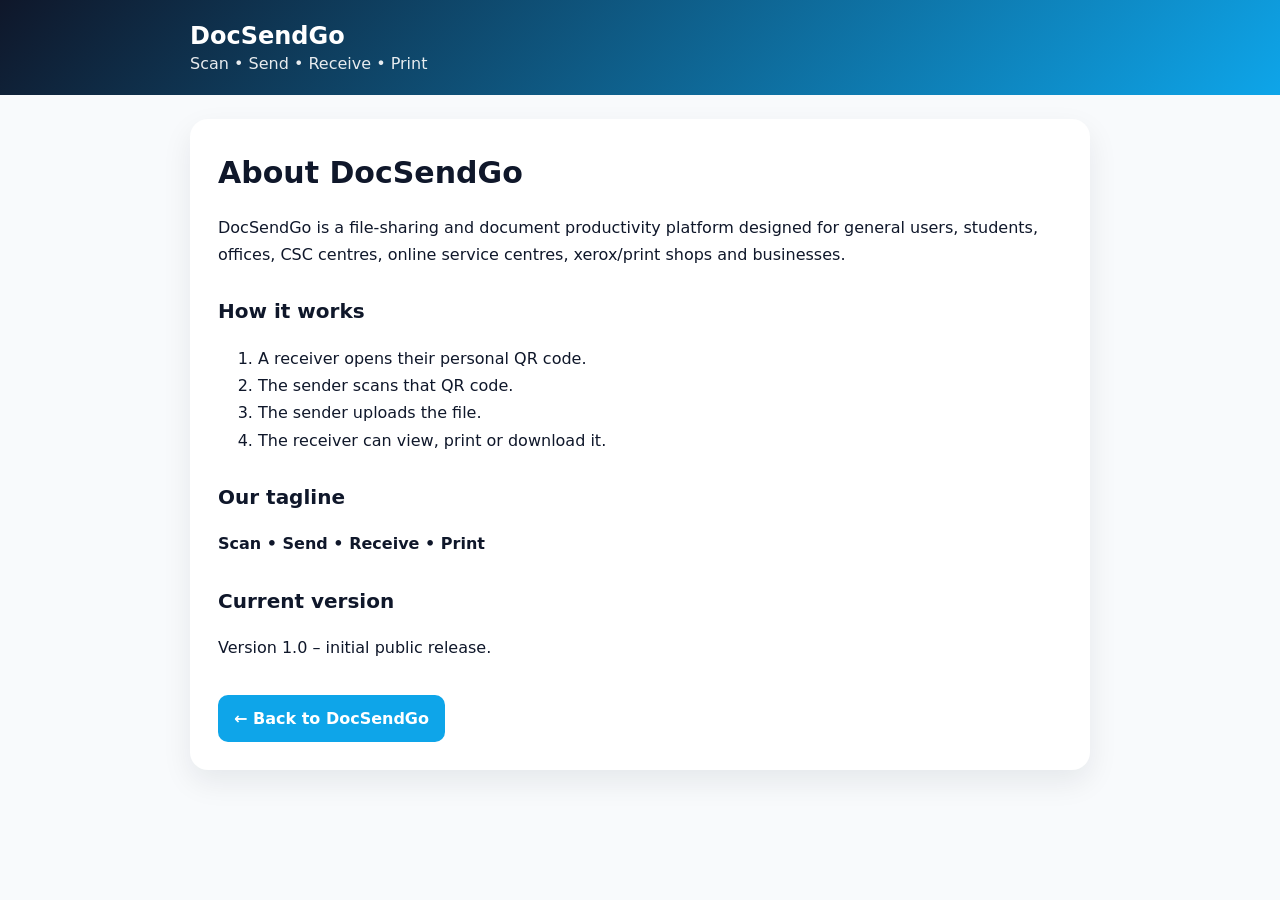
<file: early-access.html>
<!doctype html><html lang="en"><head>
<!-- Google tag (gtag.js) -->
<script async src="https://www.googletagmanager.com/gtag/js?id=G-Q261G92C2J"></script>
<script>
  window.dataLayer = window.dataLayer || [];
  function gtag(){dataLayer.push(arguments);}
  gtag('js', new Date());

  gtag('config', 'G-Q261G92C2J');
</script>
<meta charset="utf-8"><meta name="viewport" content="width=device-width,initial-scale=1"><meta name="theme-color" content="#0ea5e9"><link rel="icon" href="icon.svg"><title>About DocSendGo | DocSendGo</title><style>
:root{font-family:Inter,system-ui,-apple-system,Segoe UI,sans-serif;color:#0f172a;background:#f8fafc}*{box-sizing:border-box}body{margin:0}.top{background:linear-gradient(135deg,#0f172a,#0ea5e9);color:#fff;padding:22px}.wrap{max-width:900px;margin:auto}.brand{font-size:24px;font-weight:800}.tag{opacity:.9;margin-top:4px}.card{background:#fff;margin:24px auto;padding:28px;border-radius:18px;box-shadow:0 12px 30px rgba(15,23,42,.08);line-height:1.7}h1{font-size:30px;margin:0 0 8px}h2{font-size:20px;margin-top:26px}a{color:#0284c7}.back{display:inline-block;margin-top:18px;background:#0ea5e9;color:white;padding:10px 16px;border-radius:10px;text-decoration:none;font-weight:700}.muted{color:#64748b;font-size:14px}ul{padding-left:22px}@media(max-width:640px){.card{margin:14px;padding:20px;border-radius:14px}.top{padding:18px}h1{font-size:25px}}
</style>
    <link rel="icon" type="image/png" sizes="192x192" href="/icons/icon-192.png">
    <link rel="apple-touch-icon" href="/apple-touch-icon.png">
</head><body><header class="top"><div class="wrap"><div class="brand">DocSendGo</div><div class="tag">Scan • Send • Receive • Print</div></div></header><main class="wrap"><article class="card"><h1>About DocSendGo</h1><p>DocSendGo is a file-sharing and document productivity platform designed for general users, students, offices, CSC centres, online service centres, xerox/print shops and businesses.</p><h2>How it works</h2><ol><li>A receiver opens their personal QR code.</li><li>The sender scans that QR code.</li><li>The sender uploads the file.</li><li>The receiver can view, print or download it.</li></ol><h2>Our tagline</h2><p><strong>Scan • Send • Receive • Print</strong></p><h2>Current version</h2><p>Version 1.0 – initial public release.</p><a class="back" href="./">← Back to DocSendGo</a></article></main></body></html>
</file>
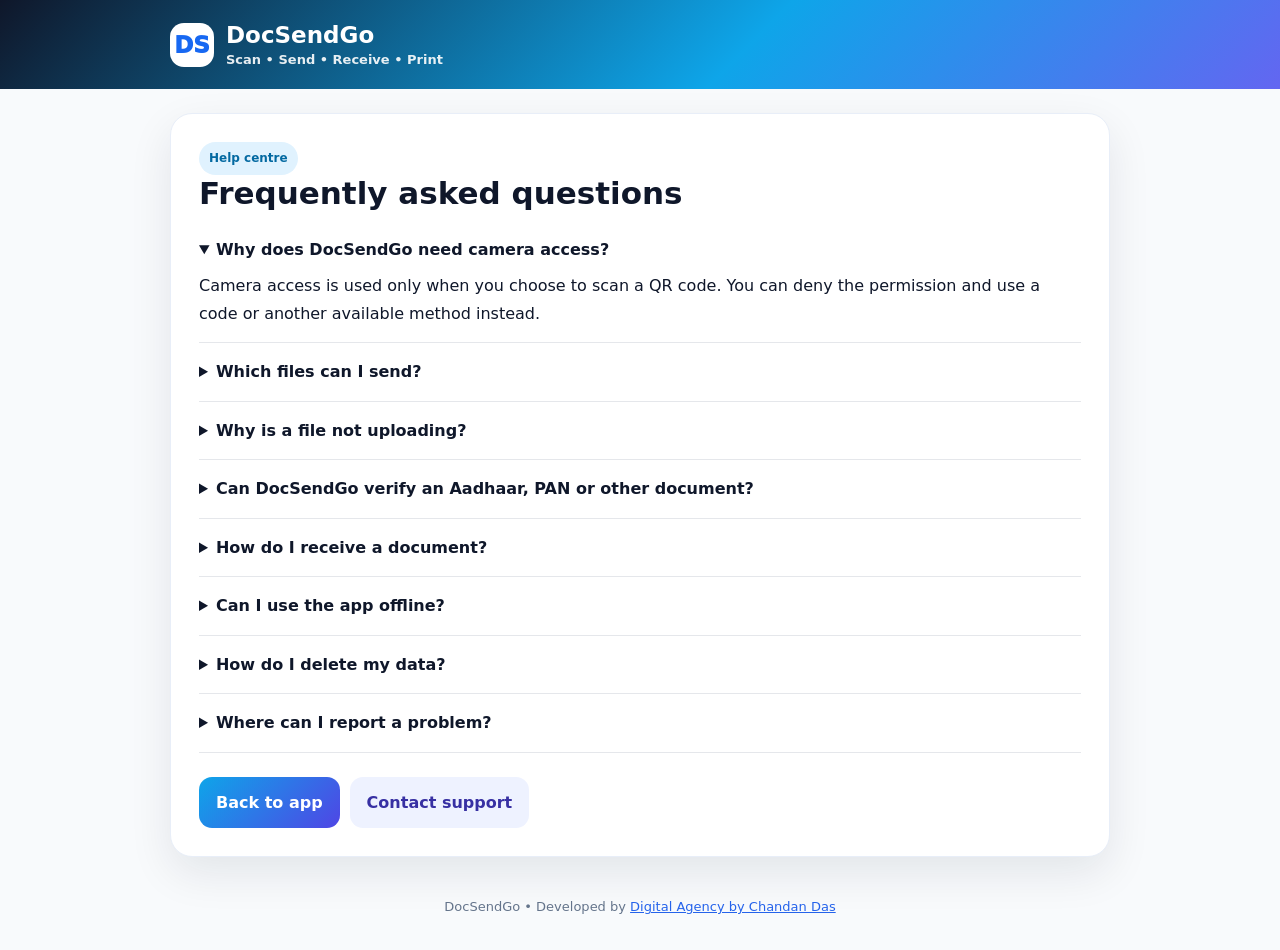
<file: faq.html>
<!doctype html><html lang="en-IN"><head><meta charset="utf-8"><meta name="viewport" content="width=device-width,initial-scale=1,viewport-fit=cover"><meta name="theme-color" content="#0ea5e9"><meta name="description" content="Answers to common questions about DocSendGo permissions, files and support."><link rel="icon" href="/icon.svg" type="image/svg+xml"><link rel="apple-touch-icon" href="/apple-touch-icon.png"><link rel="manifest" href="/manifest.webmanifest"><title>FAQ | DocSendGo</title><style>
:root{font-family:Inter,system-ui,-apple-system,"Segoe UI",sans-serif;color:#0f172a;background:#f8fafc}
*{box-sizing:border-box}body{margin:0;background:#f8fafc}.site-top{background:linear-gradient(135deg,#0f172a,#0ea5e9 58%,#6366f1);color:#fff;padding:22px 18px}.site-wrap{width:min(940px,calc(100% - 28px));margin:auto}.site-brand{display:flex;align-items:center;gap:12px;font-weight:900;font-size:23px}.site-logo{width:44px;height:44px;border-radius:14px;background:#fff;color:#1768f2;display:grid;place-items:center;font-weight:950}.site-tag{opacity:.9;margin-top:4px;font-size:13px}.site-card{background:#fff;margin:24px auto;padding:28px;border-radius:22px;box-shadow:0 16px 44px rgba(15,23,42,.09);line-height:1.72;border:1px solid #e8eef8}.site-card h1{font-size:31px;line-height:1.2;margin:0 0 9px}.site-card h2{font-size:20px;margin:28px 0 8px}.site-card h3{font-size:17px;margin:20px 0 6px}.muted{color:#64748b;font-size:14px}.pill{display:inline-flex;padding:6px 10px;border-radius:999px;background:#e0f2fe;color:#0369a1;font-weight:800;font-size:12px}.actions{display:flex;flex-wrap:wrap;gap:10px;margin-top:24px}.button{display:inline-flex;align-items:center;justify-content:center;gap:7px;padding:12px 17px;border-radius:13px;text-decoration:none;font-weight:850;background:linear-gradient(135deg,#0ea5e9,#4f46e5);color:#fff;border:0;cursor:pointer}.button.secondary{background:#eef2ff;color:#3730a3}.grid{display:grid;grid-template-columns:repeat(2,minmax(0,1fr));gap:14px}.box{padding:17px;border-radius:17px;background:#f8fafc;border:1px solid #e5eaf2}.box b{display:block;margin-bottom:5px}.site-footer{text-align:center;padding:18px 14px 36px;color:#64748b;font-size:13px}.site-footer a{color:#2563eb}.faq details{padding:15px 0;border-bottom:1px solid #e5e7eb}.faq summary{cursor:pointer;font-weight:850}.faq p{margin:9px 0 0}.notice{padding:14px 16px;border-radius:15px;background:#fff7ed;border:1px solid #fed7aa;color:#9a3412}.success{padding:14px 16px;border-radius:15px;background:#ecfdf5;border:1px solid #a7f3d0;color:#065f46}ul{padding-left:22px}a{color:#0284c7}.support-link{word-break:break-word}@media(max-width:640px){.site-card{margin:14px auto;padding:20px;border-radius:18px}.site-top{padding:17px 14px}.site-card h1{font-size:26px}.grid{grid-template-columns:1fr}}
</style></head><body><header class="site-top"><div class="site-wrap"><div class="site-brand"><div class="site-logo">DS</div><div>DocSendGo<div class="site-tag">Scan • Send • Receive • Print</div></div></div></div></header><main class="site-wrap"><article class="site-card"><span class="pill">Help centre</span><h1>Frequently asked questions</h1><section class="faq"><details open><summary>Why does DocSendGo need camera access?</summary><p>Camera access is used only when you choose to scan a QR code. You can deny the permission and use a code or another available method instead.</p></details><details><summary>Which files can I send?</summary><p>Use supported PDF and image files that you own or are authorised to share. File limits may vary by browser, device and storage configuration.</p></details><details><summary>Why is a file not uploading?</summary><p>Check the internet connection, file type and file size. Retry after reopening the app. Do not rename an unsupported file just to bypass the file-type check.</p></details><details><summary>Can DocSendGo verify an Aadhaar, PAN or other document?</summary><p>No. DocSendGo transfers or processes files; it does not provide official identity or document verification.</p></details><details><summary>How do I receive a document?</summary><p>Open Receive, enter the valid code or use your profile/QR workflow, and then view the available files. Do not share private receive codes publicly.</p></details><details><summary>Can I use the app offline?</summary><p>The native home and some cached pages may open, but sending, receiving and syncing documents require internet access.</p></details><details><summary>How do I delete my data?</summary><p>Use available delete controls. For records that cannot be deleted in the app, open the Contact page and submit a data deletion request with the relevant User ID or Share Code.</p></details><details><summary>Where can I report a problem?</summary><p>Use the official support website shown on the Contact page. Hide confidential information before sending any screenshot.</p></details></section><div class="actions"><a class="button" href="./">Back to app</a><a class="button secondary" href="contact.html">Contact support</a></div></article></main><footer class="site-footer">DocSendGo • Developed by <a href="https://www.digitalagencybychandandas.in/" target="_blank" rel="noopener">Digital Agency by Chandan Das</a></footer></body></html>
</file>
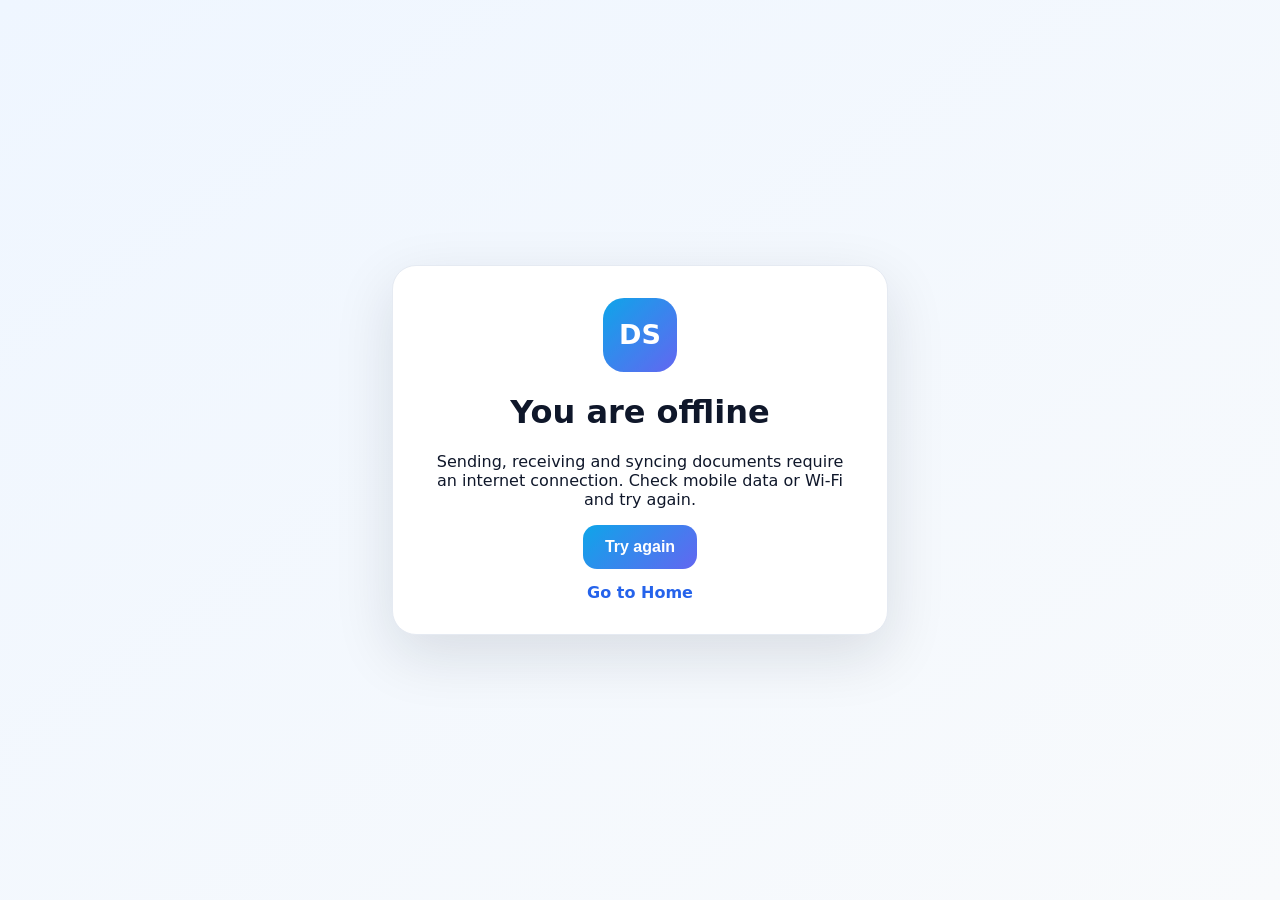
<file: offline.html>
<!doctype html><html lang="en-IN"><head><meta charset="utf-8"><meta name="viewport" content="width=device-width,initial-scale=1,viewport-fit=cover"><meta name="theme-color" content="#0ea5e9"><link rel="icon" href="/icon.svg"><link rel="apple-touch-icon" href="/apple-touch-icon.png"><title>Offline | DocSendGo</title><style>body{margin:0;font-family:Inter,system-ui,sans-serif;background:linear-gradient(145deg,#eff6ff,#f8fafc);color:#0f172a;min-height:100vh;display:grid;place-items:center;padding:24px;box-sizing:border-box}.card{width:min(430px,100%);background:#fff;border-radius:24px;padding:32px;text-align:center;box-shadow:0 20px 60px rgba(15,23,42,.12);border:1px solid #e5eaf2}.logo{width:74px;height:74px;border-radius:21px;margin:auto;background:linear-gradient(135deg,#0ea5e9,#6366f1);display:grid;place-items:center;color:#fff;font-weight:900;font-size:27px}.btn{border:0;border-radius:14px;padding:13px 22px;background:linear-gradient(135deg,#0ea5e9,#6366f1);color:white;font-weight:800;font-size:16px;cursor:pointer}.secondary{display:block;margin-top:14px;color:#2563eb;text-decoration:none;font-weight:800}</style></head><body><main class="card"><div class="logo">DS</div><h1>You are offline</h1><p>Sending, receiving and syncing documents require an internet connection. Check mobile data or Wi‑Fi and try again.</p><button class="btn" onclick="location.reload()">Try again</button><a class="secondary" href="/">Go to Home</a></main></body></html>
</file>
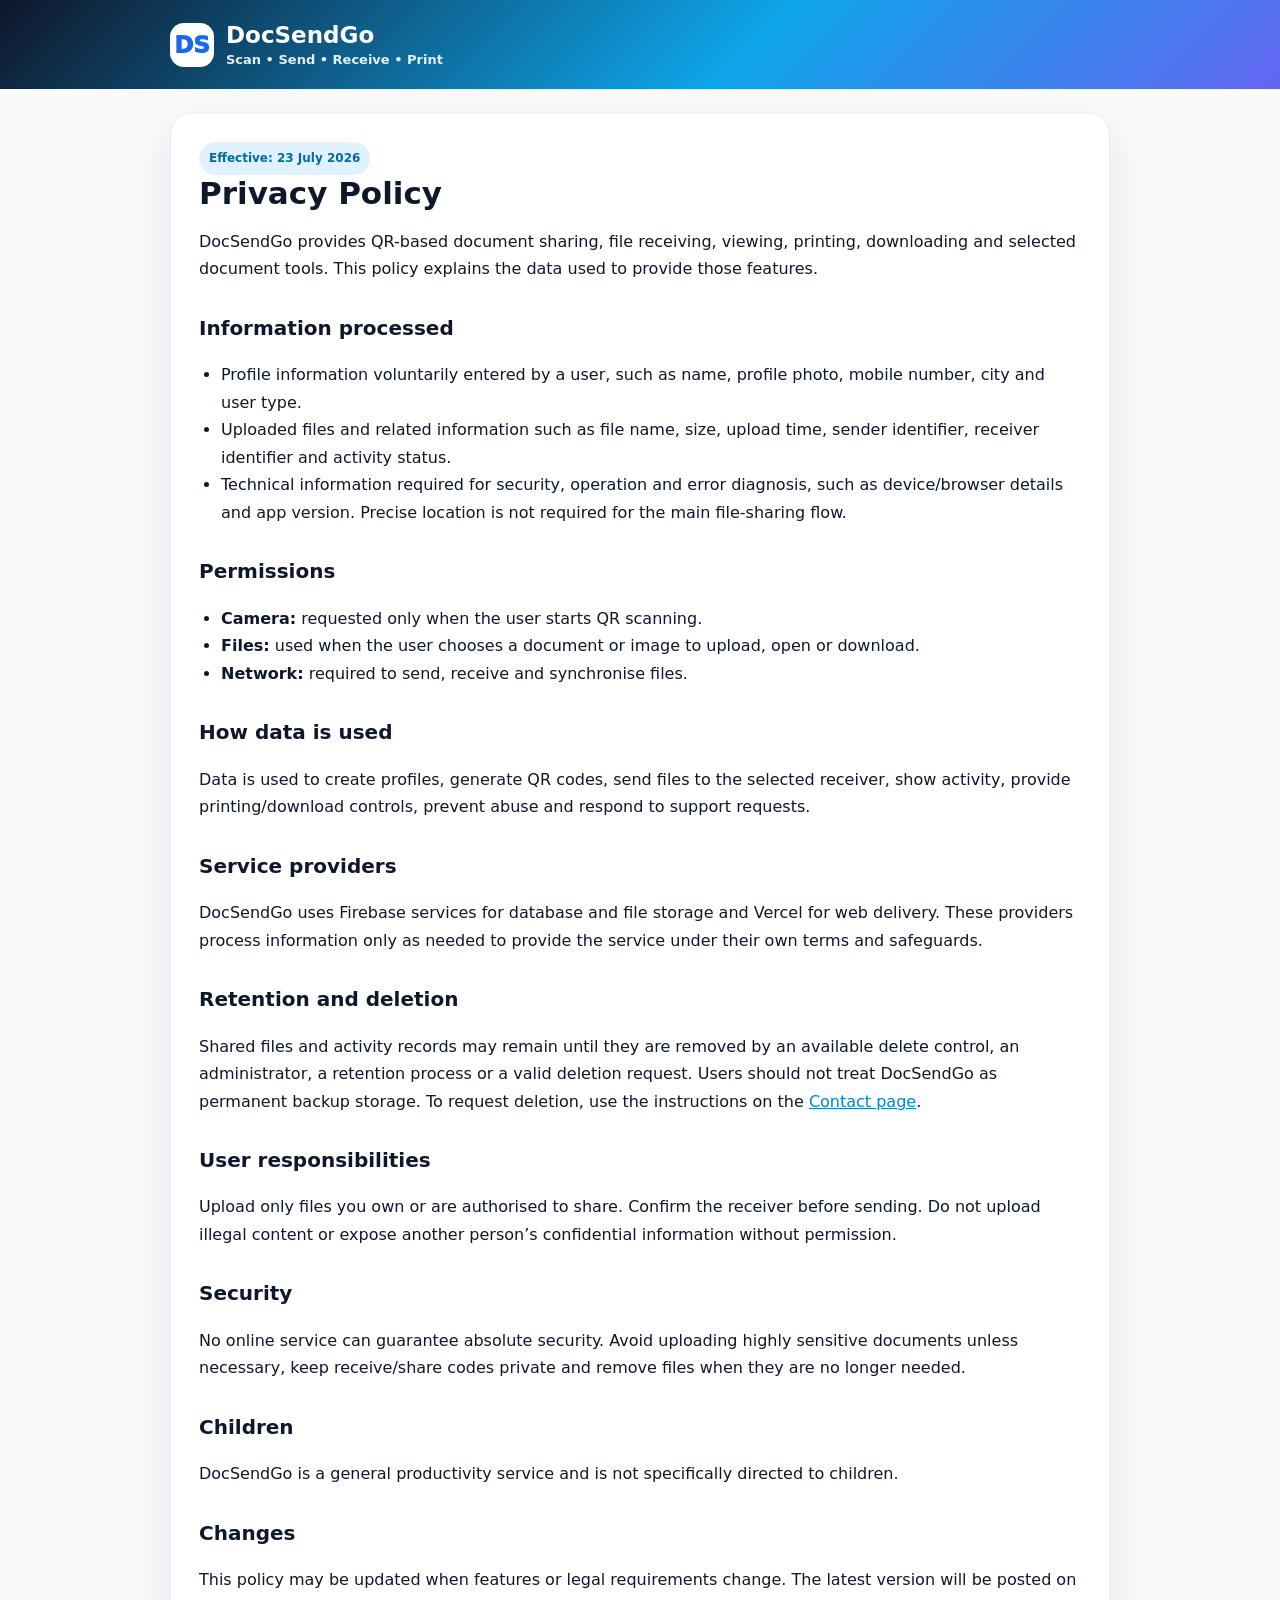
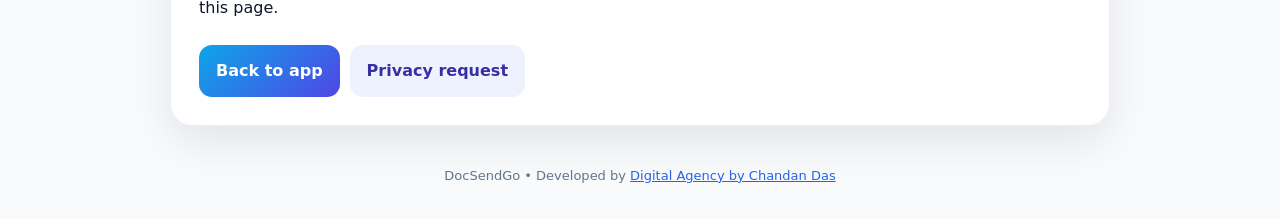
<file: privacy.html>
<!doctype html><html lang="en-IN"><head><meta charset="utf-8"><meta name="viewport" content="width=device-width,initial-scale=1,viewport-fit=cover"><meta name="theme-color" content="#0ea5e9"><meta name="description" content="DocSendGo privacy policy, permissions, retention and deletion information."><link rel="icon" href="/icon.svg" type="image/svg+xml"><link rel="apple-touch-icon" href="/apple-touch-icon.png"><link rel="manifest" href="/manifest.webmanifest"><title>Privacy Policy | DocSendGo</title><style>
:root{font-family:Inter,system-ui,-apple-system,"Segoe UI",sans-serif;color:#0f172a;background:#f8fafc}
*{box-sizing:border-box}body{margin:0;background:#f8fafc}.site-top{background:linear-gradient(135deg,#0f172a,#0ea5e9 58%,#6366f1);color:#fff;padding:22px 18px}.site-wrap{width:min(940px,calc(100% - 28px));margin:auto}.site-brand{display:flex;align-items:center;gap:12px;font-weight:900;font-size:23px}.site-logo{width:44px;height:44px;border-radius:14px;background:#fff;color:#1768f2;display:grid;place-items:center;font-weight:950}.site-tag{opacity:.9;margin-top:4px;font-size:13px}.site-card{background:#fff;margin:24px auto;padding:28px;border-radius:22px;box-shadow:0 16px 44px rgba(15,23,42,.09);line-height:1.72;border:1px solid #e8eef8}.site-card h1{font-size:31px;line-height:1.2;margin:0 0 9px}.site-card h2{font-size:20px;margin:28px 0 8px}.site-card h3{font-size:17px;margin:20px 0 6px}.muted{color:#64748b;font-size:14px}.pill{display:inline-flex;padding:6px 10px;border-radius:999px;background:#e0f2fe;color:#0369a1;font-weight:800;font-size:12px}.actions{display:flex;flex-wrap:wrap;gap:10px;margin-top:24px}.button{display:inline-flex;align-items:center;justify-content:center;gap:7px;padding:12px 17px;border-radius:13px;text-decoration:none;font-weight:850;background:linear-gradient(135deg,#0ea5e9,#4f46e5);color:#fff;border:0;cursor:pointer}.button.secondary{background:#eef2ff;color:#3730a3}.grid{display:grid;grid-template-columns:repeat(2,minmax(0,1fr));gap:14px}.box{padding:17px;border-radius:17px;background:#f8fafc;border:1px solid #e5eaf2}.box b{display:block;margin-bottom:5px}.site-footer{text-align:center;padding:18px 14px 36px;color:#64748b;font-size:13px}.site-footer a{color:#2563eb}.faq details{padding:15px 0;border-bottom:1px solid #e5e7eb}.faq summary{cursor:pointer;font-weight:850}.faq p{margin:9px 0 0}.notice{padding:14px 16px;border-radius:15px;background:#fff7ed;border:1px solid #fed7aa;color:#9a3412}.success{padding:14px 16px;border-radius:15px;background:#ecfdf5;border:1px solid #a7f3d0;color:#065f46}ul{padding-left:22px}a{color:#0284c7}.support-link{word-break:break-word}@media(max-width:640px){.site-card{margin:14px auto;padding:20px;border-radius:18px}.site-top{padding:17px 14px}.site-card h1{font-size:26px}.grid{grid-template-columns:1fr}}
</style></head><body><header class="site-top"><div class="site-wrap"><div class="site-brand"><div class="site-logo">DS</div><div>DocSendGo<div class="site-tag">Scan • Send • Receive • Print</div></div></div></div></header><main class="site-wrap"><article class="site-card"><span class="pill">Effective: 23 July 2026</span><h1>Privacy Policy</h1><p>DocSendGo provides QR-based document sharing, file receiving, viewing, printing, downloading and selected document tools. This policy explains the data used to provide those features.</p><h2>Information processed</h2><ul><li>Profile information voluntarily entered by a user, such as name, profile photo, mobile number, city and user type.</li><li>Uploaded files and related information such as file name, size, upload time, sender identifier, receiver identifier and activity status.</li><li>Technical information required for security, operation and error diagnosis, such as device/browser details and app version. Precise location is not required for the main file-sharing flow.</li></ul><h2>Permissions</h2><ul><li><strong>Camera:</strong> requested only when the user starts QR scanning.</li><li><strong>Files:</strong> used when the user chooses a document or image to upload, open or download.</li><li><strong>Network:</strong> required to send, receive and synchronise files.</li></ul><h2>How data is used</h2><p>Data is used to create profiles, generate QR codes, send files to the selected receiver, show activity, provide printing/download controls, prevent abuse and respond to support requests.</p><h2>Service providers</h2><p>DocSendGo uses Firebase services for database and file storage and Vercel for web delivery. These providers process information only as needed to provide the service under their own terms and safeguards.</p><h2>Retention and deletion</h2><p>Shared files and activity records may remain until they are removed by an available delete control, an administrator, a retention process or a valid deletion request. Users should not treat DocSendGo as permanent backup storage. To request deletion, use the instructions on the <a href="contact.html">Contact page</a>.</p><h2>User responsibilities</h2><p>Upload only files you own or are authorised to share. Confirm the receiver before sending. Do not upload illegal content or expose another person’s confidential information without permission.</p><h2>Security</h2><p>No online service can guarantee absolute security. Avoid uploading highly sensitive documents unless necessary, keep receive/share codes private and remove files when they are no longer needed.</p><h2>Children</h2><p>DocSendGo is a general productivity service and is not specifically directed to children.</p><h2>Changes</h2><p>This policy may be updated when features or legal requirements change. The latest version will be posted on this page.</p><div class="actions"><a class="button" href="./">Back to app</a><a class="button secondary" href="contact.html">Privacy request</a></div></article></main><footer class="site-footer">DocSendGo • Developed by <a href="https://www.digitalagencybychandandas.in/" target="_blank" rel="noopener">Digital Agency by Chandan Das</a></footer></body></html>
</file>
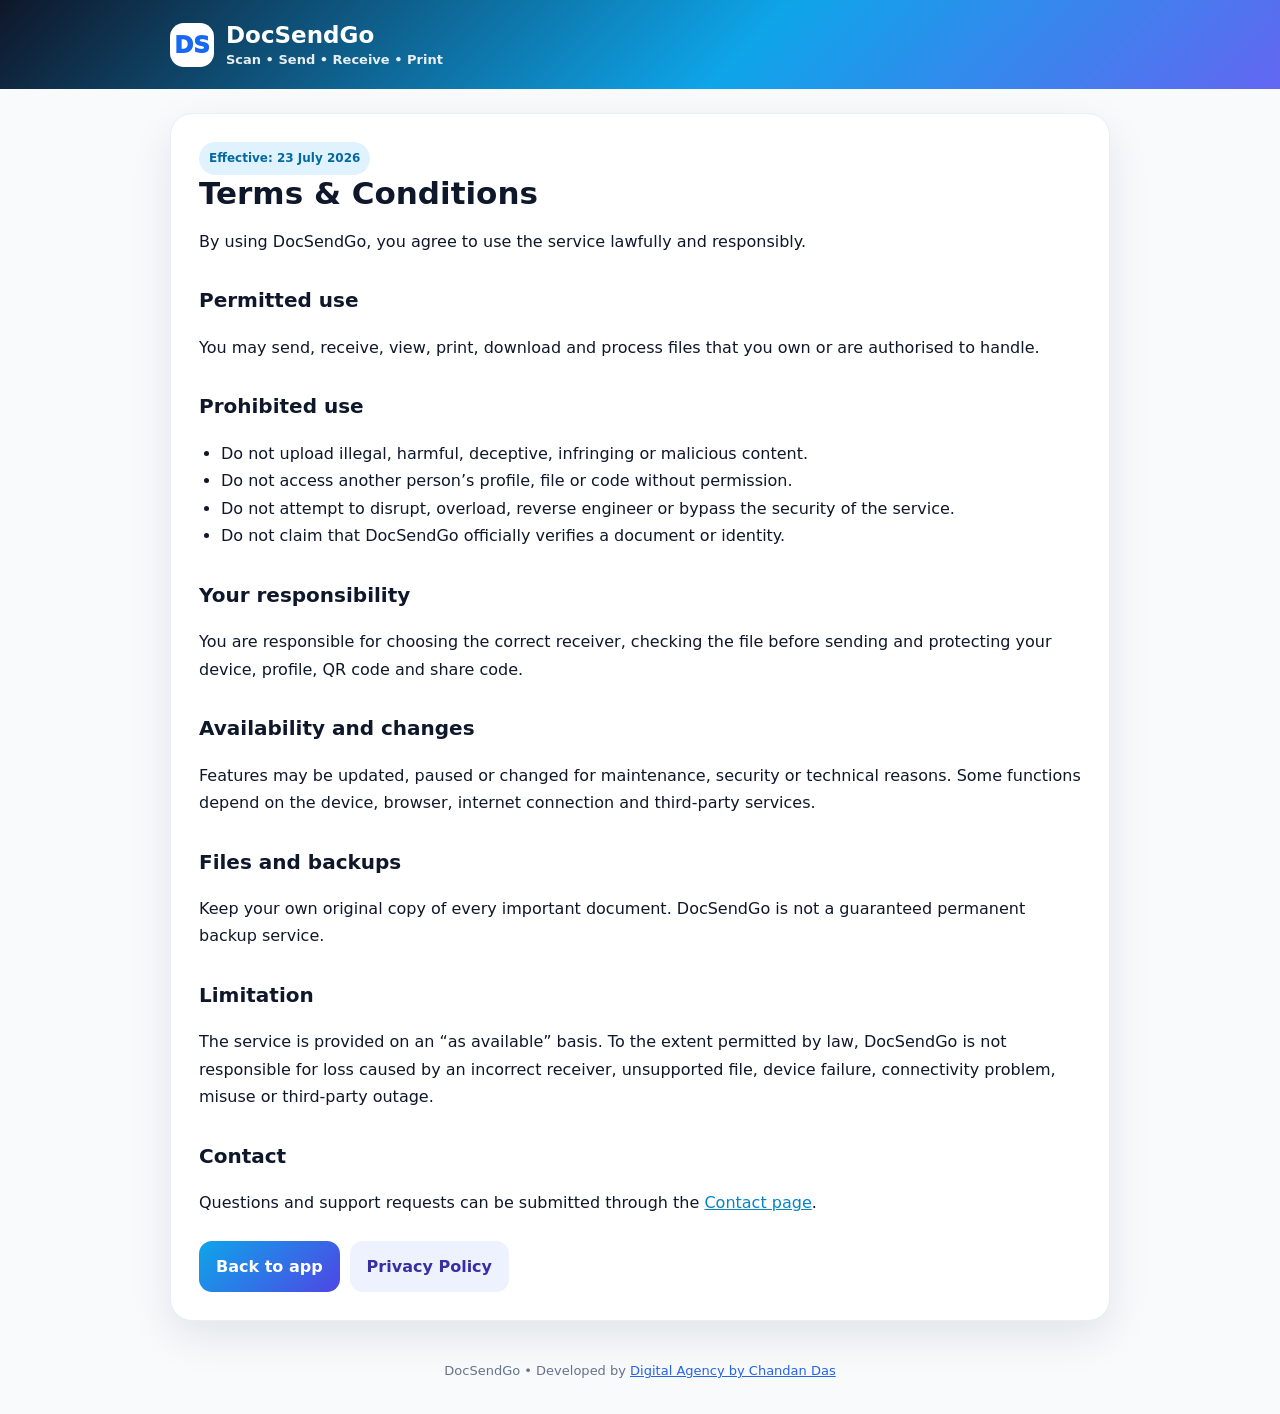
<file: terms.html>
<!doctype html><html lang="en-IN"><head><meta charset="utf-8"><meta name="viewport" content="width=device-width,initial-scale=1,viewport-fit=cover"><meta name="theme-color" content="#0ea5e9"><meta name="description" content="Terms and responsible-use rules for DocSendGo."><link rel="icon" href="/icon.svg" type="image/svg+xml"><link rel="apple-touch-icon" href="/apple-touch-icon.png"><link rel="manifest" href="/manifest.webmanifest"><title>Terms & Conditions | DocSendGo</title><style>
:root{font-family:Inter,system-ui,-apple-system,"Segoe UI",sans-serif;color:#0f172a;background:#f8fafc}
*{box-sizing:border-box}body{margin:0;background:#f8fafc}.site-top{background:linear-gradient(135deg,#0f172a,#0ea5e9 58%,#6366f1);color:#fff;padding:22px 18px}.site-wrap{width:min(940px,calc(100% - 28px));margin:auto}.site-brand{display:flex;align-items:center;gap:12px;font-weight:900;font-size:23px}.site-logo{width:44px;height:44px;border-radius:14px;background:#fff;color:#1768f2;display:grid;place-items:center;font-weight:950}.site-tag{opacity:.9;margin-top:4px;font-size:13px}.site-card{background:#fff;margin:24px auto;padding:28px;border-radius:22px;box-shadow:0 16px 44px rgba(15,23,42,.09);line-height:1.72;border:1px solid #e8eef8}.site-card h1{font-size:31px;line-height:1.2;margin:0 0 9px}.site-card h2{font-size:20px;margin:28px 0 8px}.site-card h3{font-size:17px;margin:20px 0 6px}.muted{color:#64748b;font-size:14px}.pill{display:inline-flex;padding:6px 10px;border-radius:999px;background:#e0f2fe;color:#0369a1;font-weight:800;font-size:12px}.actions{display:flex;flex-wrap:wrap;gap:10px;margin-top:24px}.button{display:inline-flex;align-items:center;justify-content:center;gap:7px;padding:12px 17px;border-radius:13px;text-decoration:none;font-weight:850;background:linear-gradient(135deg,#0ea5e9,#4f46e5);color:#fff;border:0;cursor:pointer}.button.secondary{background:#eef2ff;color:#3730a3}.grid{display:grid;grid-template-columns:repeat(2,minmax(0,1fr));gap:14px}.box{padding:17px;border-radius:17px;background:#f8fafc;border:1px solid #e5eaf2}.box b{display:block;margin-bottom:5px}.site-footer{text-align:center;padding:18px 14px 36px;color:#64748b;font-size:13px}.site-footer a{color:#2563eb}.faq details{padding:15px 0;border-bottom:1px solid #e5e7eb}.faq summary{cursor:pointer;font-weight:850}.faq p{margin:9px 0 0}.notice{padding:14px 16px;border-radius:15px;background:#fff7ed;border:1px solid #fed7aa;color:#9a3412}.success{padding:14px 16px;border-radius:15px;background:#ecfdf5;border:1px solid #a7f3d0;color:#065f46}ul{padding-left:22px}a{color:#0284c7}.support-link{word-break:break-word}@media(max-width:640px){.site-card{margin:14px auto;padding:20px;border-radius:18px}.site-top{padding:17px 14px}.site-card h1{font-size:26px}.grid{grid-template-columns:1fr}}
</style></head><body><header class="site-top"><div class="site-wrap"><div class="site-brand"><div class="site-logo">DS</div><div>DocSendGo<div class="site-tag">Scan • Send • Receive • Print</div></div></div></div></header><main class="site-wrap"><article class="site-card"><span class="pill">Effective: 23 July 2026</span><h1>Terms & Conditions</h1><p>By using DocSendGo, you agree to use the service lawfully and responsibly.</p><h2>Permitted use</h2><p>You may send, receive, view, print, download and process files that you own or are authorised to handle.</p><h2>Prohibited use</h2><ul><li>Do not upload illegal, harmful, deceptive, infringing or malicious content.</li><li>Do not access another person’s profile, file or code without permission.</li><li>Do not attempt to disrupt, overload, reverse engineer or bypass the security of the service.</li><li>Do not claim that DocSendGo officially verifies a document or identity.</li></ul><h2>Your responsibility</h2><p>You are responsible for choosing the correct receiver, checking the file before sending and protecting your device, profile, QR code and share code.</p><h2>Availability and changes</h2><p>Features may be updated, paused or changed for maintenance, security or technical reasons. Some functions depend on the device, browser, internet connection and third-party services.</p><h2>Files and backups</h2><p>Keep your own original copy of every important document. DocSendGo is not a guaranteed permanent backup service.</p><h2>Limitation</h2><p>The service is provided on an “as available” basis. To the extent permitted by law, DocSendGo is not responsible for loss caused by an incorrect receiver, unsupported file, device failure, connectivity problem, misuse or third-party outage.</p><h2>Contact</h2><p>Questions and support requests can be submitted through the <a href="contact.html">Contact page</a>.</p><div class="actions"><a class="button" href="./">Back to app</a><a class="button secondary" href="privacy.html">Privacy Policy</a></div></article></main><footer class="site-footer">DocSendGo • Developed by <a href="https://www.digitalagencybychandandas.in/" target="_blank" rel="noopener">Digital Agency by Chandan Das</a></footer></body></html>
</file>
